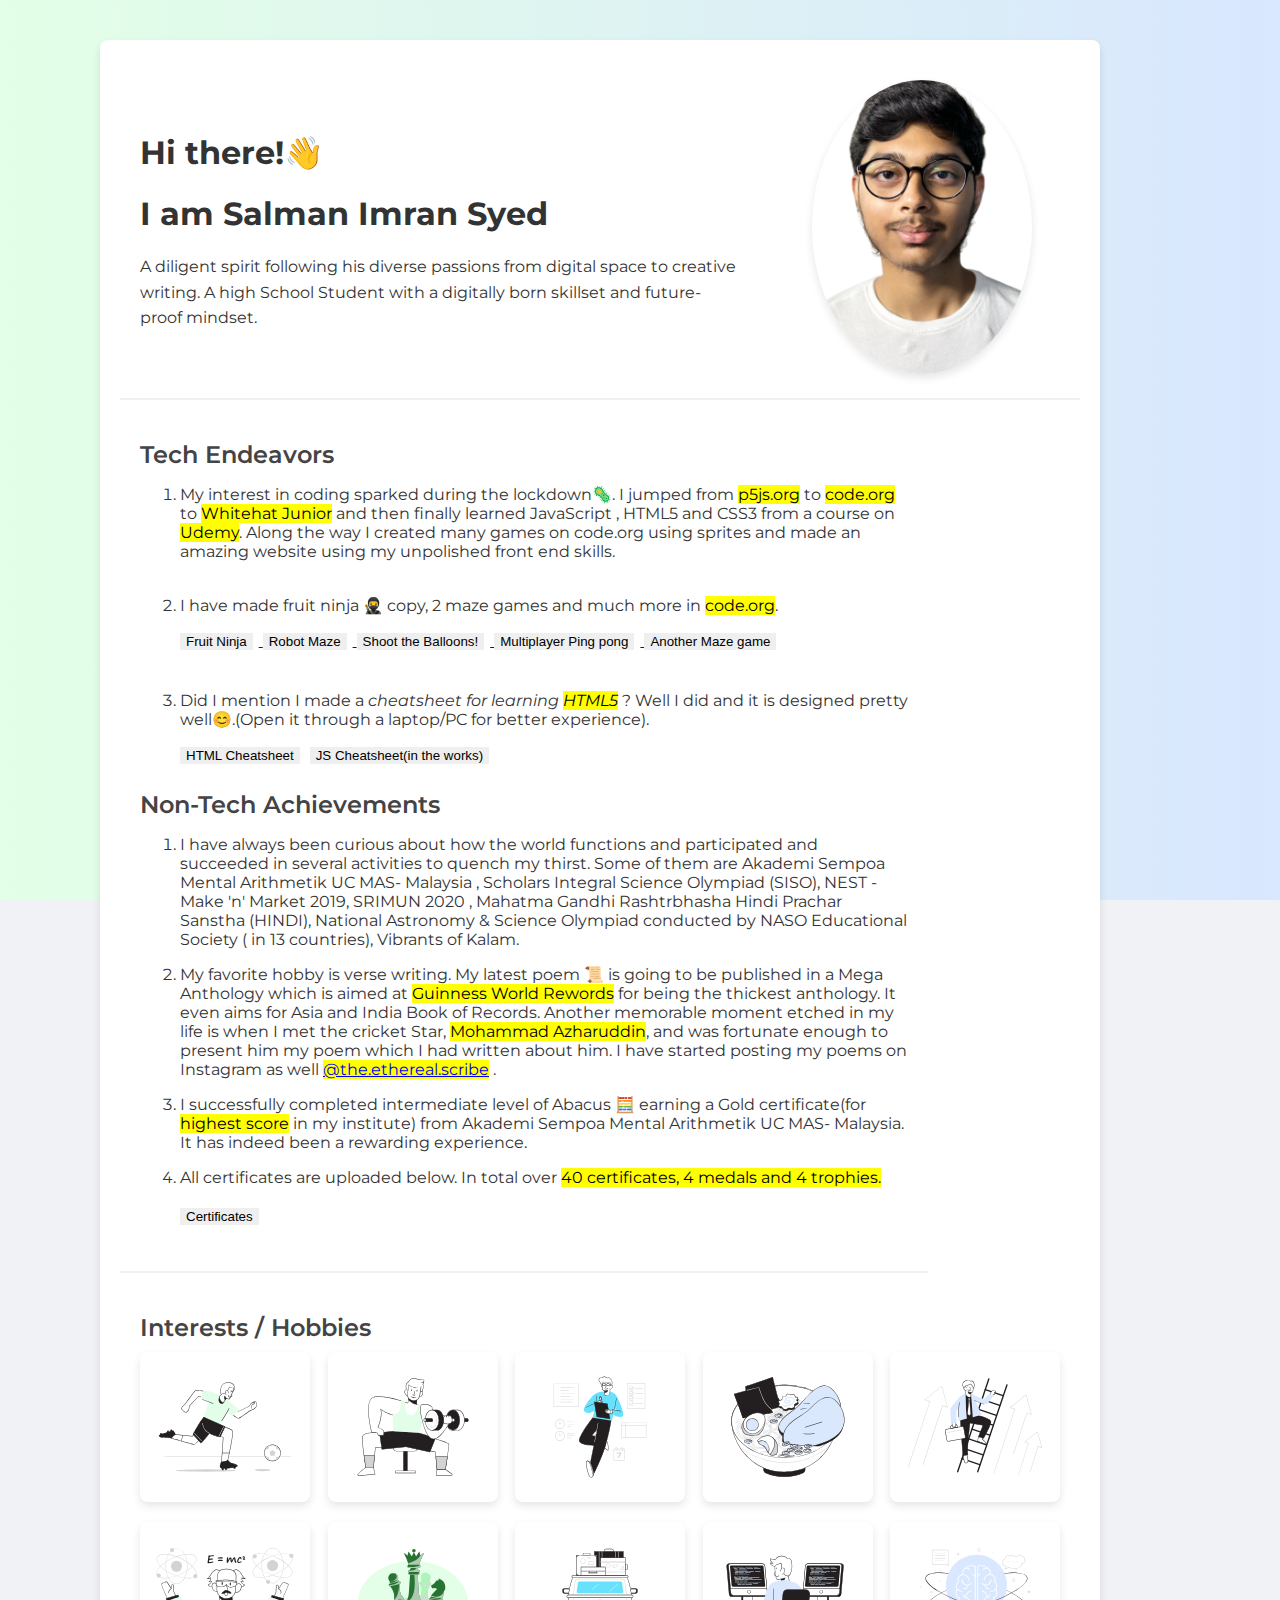
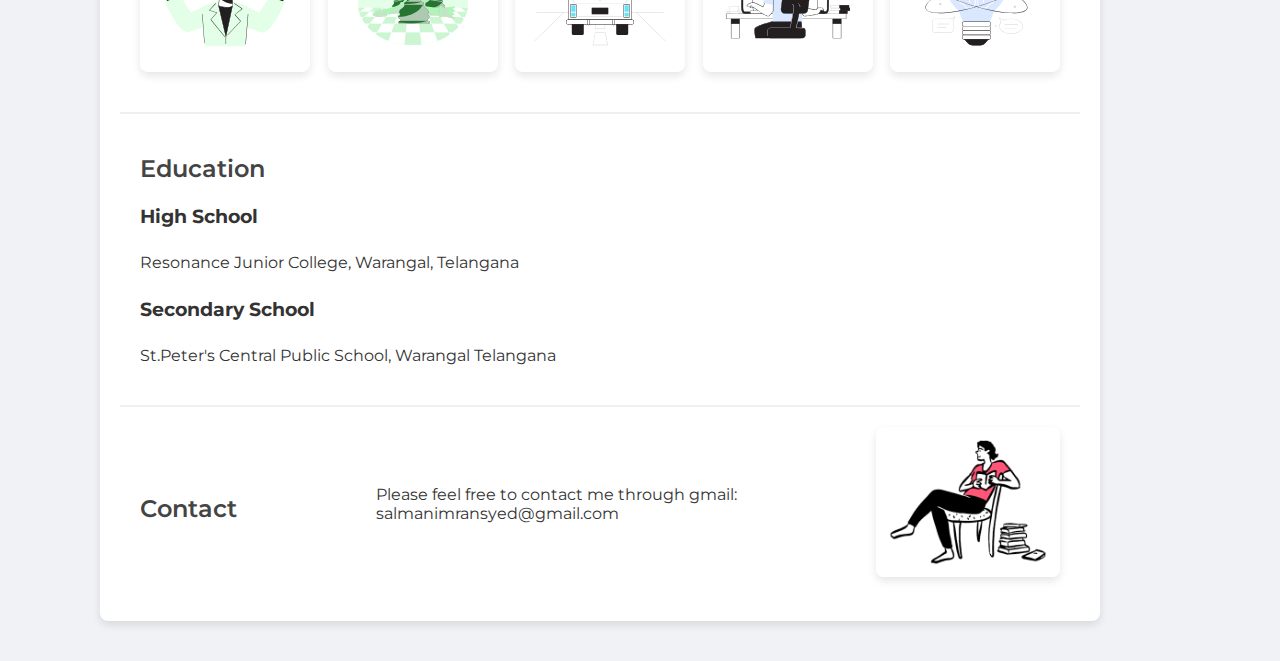
<file: index.html>
<!DOCTYPE html>
<html lang="en">
<head>
    <meta charset="UTF-8">
    <meta name="viewport" content="width=device-width, initial-scale=1.0">
    <title>Portfolio</title>
    <link rel="stylesheet" href="styles.css">
    <link href="https://fonts.googleapis.com/css2?family=Montserrat:wght@400;600&display=swap" rel="stylesheet">
</head>
<body>
    <div class="container">
        <!-- About Me -->
        <div class="about-me">
            <div class="about-text">
                <h1>Hi there!👋</h1>
                <h1>I am Salman Imran Syed</h1>
                <p>A diligent spirit following his diverse passions from digital space to creative writing.
                   A high School Student with a digitally born skillset and  future-proof mindset.</p>
            </div>
            <div class="about-picture">
                <img src="Images2\photo.png" alt="Your Picture">
            </div>
        </div>

        <!-- Achievements -->
        <div class="achievements">
            <div class="tech-achievements">
                <h2>Tech Endeavors</h2>
                <p>
                    <ol>
                        <li>My interest in coding sparked during the lockdown🦠. I jumped from <mark>p5js.org</mark> to <mark>code.org</mark> to <mark>Whitehat Junior</mark> and then finally learned JavaScript , HTML5 and CSS3 from a course on <mark>Udemy</mark>. Along the way I created many games on code.org using sprites and made an amazing website using my unpolished front end skills.
                        </li>
                        <br>
                        <li>
                            <p>I have made fruit ninja 🥷 copy, 2 maze games and much more in <mark>code.org</mark>. </p>

                            <a href="https://studio.code.org/projects/gamelab/8xYC9MHLIOcB58j2lMGu6kBMCQ2a9nFK_i-4XutadWA" target="_BLANK" >
                                <button role="link" class="button" >Fruit Ninja</button>
                            </a>

                            <a href="https://studio.code.org/projects/gamelab/9BzR3m9FiGgbs0J7Gsfwv6AxXnCJiDrwnMVvwVPhMOU" target="_BLANK" >
                                <button role="link" class="button">Robot Maze</button>
                            </a>
                                
                            <a href="https://studio.code.org/projects/gamelab/09rnQCxO6ErDZ94N1Za8p7atJyXJYRZzd4TNYWLlrqU" target="_BLANK" >
                                <button role="link" class="button">Shoot the Balloons!</button>
                            </a>

                            <a href="https://studio.code.org/projects/gamelab/hpXfhYFhiB1ElcZP29IJjHZ7Vq9GpZBJHV-4PgRkNzM" target="_BLANK" >
                                <button role="link" class="button">Multiplayer Ping pong</button>
                            </a>

                            <a href="https://studio.code.org/projects/gamelab/86AzIeeULB6eaTRsYsqE7iBpSgp4kHpoxq5Ff5QwJVw" target="_BLANK" >
                                <button role="link" class="button">Another Maze game</button>
                            </a>


                            
                            
                        </li>
                        <br>
                        <li>
                            <p>Did I mention I made a <i>cheatsheet for learning <mark>HTML5</mark> </i>? Well I did and it is designed pretty well😊.(Open it through a laptop/PC for better experience). </p>
                            <a href="LEARN.html"><button class="button" >HTML Cheatsheet</button></a>
                            <a href="LearningJS.html"><button class="button" >JS Cheatsheet(in the works)</button></a>
                        </li>
                    </ol>
                </p>
            </div>
            <div class="non-tech-achievements">
                <h2>Non-Tech Achievements</h2>
                <ol>
                    <li>
                        <p>
                            I have always been curious about how the world functions and participated and succeeded in several activities to quench my thirst. Some of them are Akademi Sempoa Mental Arithmetik UC MAS- Malaysia , Scholars Integral Science Olympiad (SISO), NEST - Make 'n' Market 2019, SRIMUN 2020 , Mahatma Gandhi Rashtrbhasha Hindi Prachar Sanstha (HINDI), National Astronomy & Science Olympiad conducted by NASO Educational Society ( in 13 countries), Vibrants of Kalam.
                        </p>
                    </li>
                    <li>
                        <p>
                            My favorite hobby is verse writing. My latest poem 📜 is going to be published in a Mega Anthology which is aimed at <mark>Guinness World Rewords</mark> for being the thickest anthology. It even aims for Asia and India Book of Records.
                            Another memorable moment etched in my life is when I met the cricket Star,
                             <mark>Mohammad Azharuddin</mark>, and was fortunate enough to present him my poem which I had written about him. I have started posting my poems on Instagram as well <mark><a href="https://www.instagram.com/the.ethereal.scribe/" target="_BLANK" >@the.ethereal.scribe</a></mark> .
                        </p>
                    </li>
                    <li>
                        <p>
                            I successfully completed intermediate level of Abacus 🧮 earning a Gold certificate(for <mark>highest score</mark> in my institute) from Akademi Sempoa Mental Arithmetik UC MAS- Malaysia. It has indeed been a rewarding experience.
                        </p>
                    </li>
                    <li>
                        <p>
                             All certificates are uploaded below. In total over <mark>40 certificates, 4 medals and 4 trophies.</mark> <br> <br>
                            <a href="https://drive.google.com/drive/folders/1-qVlxtTgdr30B_DjrgEW1hrf25rnGQoB?usp=drive_link"> <button class="button" >Certificates</button> </a> <br>
                        </p>
                    </li>
                </ol>
            </div>
        </div>

        <!-- Interests and Hobbies -->
        <div class="interests">
            <h2>Interests / Hobbies</h2>
            <div class="interests-pictures">

                <div class="image-container" >
                    <img src="Images2\soccer-58.svg" >
                    <span class="hover" >I love playing football. My position is a defender.</span>
                </div>

                
                <div class="image-container" >
                    <img src="Images2\fitness-4.svg" >
                    <span class="hover" >Every morning at 6 AM, you will find me at the gym.</span>
                </div>

                
                <div class="image-container" >
                <img src="Images2\note-taking-100.svg" >
                    <span class="hover" >My creative side always finds time to pen poems and stories.</span>
                </div>

                
                <div class="image-container" >
                <img src="Images2\ramen-96.svg">
                    <span class="hover" >I am really fond of the japanese culture. I enjoy watching Anime for its compelling storylines.</span>
                </div>

                
                <div class="image-container" >
                <img src="Images2\career-2-41.svg" >
                    <span class="hover" >I have an ever-lasting hunger for digital growth.</span>
                </div>

                
                <div class="image-container" >
                <img src="Images2\science.svg" >
                    <span class="hover" >In my leisure time I watch videos on Space, History, Tech and a lot more. Science is addictively amusing!</span>
                </div>

                
                <div class="image-container" >
                <img src="Images2\chess.svg" >
                    <span class="hover" >Even though I am a beginner at chess, I get a bang out of playing it for hours! </span>
                </div>

                
                <div class="image-container" >
                <img src="Images2\road-trip.svg" >
                    <span class="hover" >Adventure seeker: I am always happpy to live new experiences.</span>
                </div>

                
                <div class="image-container" >
                <img src="Images2\coding.svg" >
                    <span class="hover" >I take pleasure in making games and website better by enhancing design and experience of user.</span>
                </div>

                
                <div class="image-container" >
                <img src="Images2\brainstorming-31.svg" >
                    <span class="hover" >I get a buzz out of solving complex aptitude questions that will have hats blown off by other people.</span>
                </div>



            </div>
        </div>

        <!-- Education -->
        <div class="work">
            <h2>Education</h2>
            <div class="edu-description">
                <h3>High School</h3>
                <p>Resonance Junior College, Warangal, Telangana</p>
                <h3>Secondary School</h3>
                <p>St.Peter's Central Public School, Warangal Telangana</p>
            </div>
        </div>

        <!-- Contact -->
        <div class="contact">
            <h2>Contact</h2>
            <p>Please feel free to contact me through gmail: <br> salmanimransyed@gmail.com</p>
            <div class="contact-picture">
                <img src="Images2/doodle.png" alt="Contact Picture">
            </div>
        </div>
    </div>
</body>
</html>
</file>
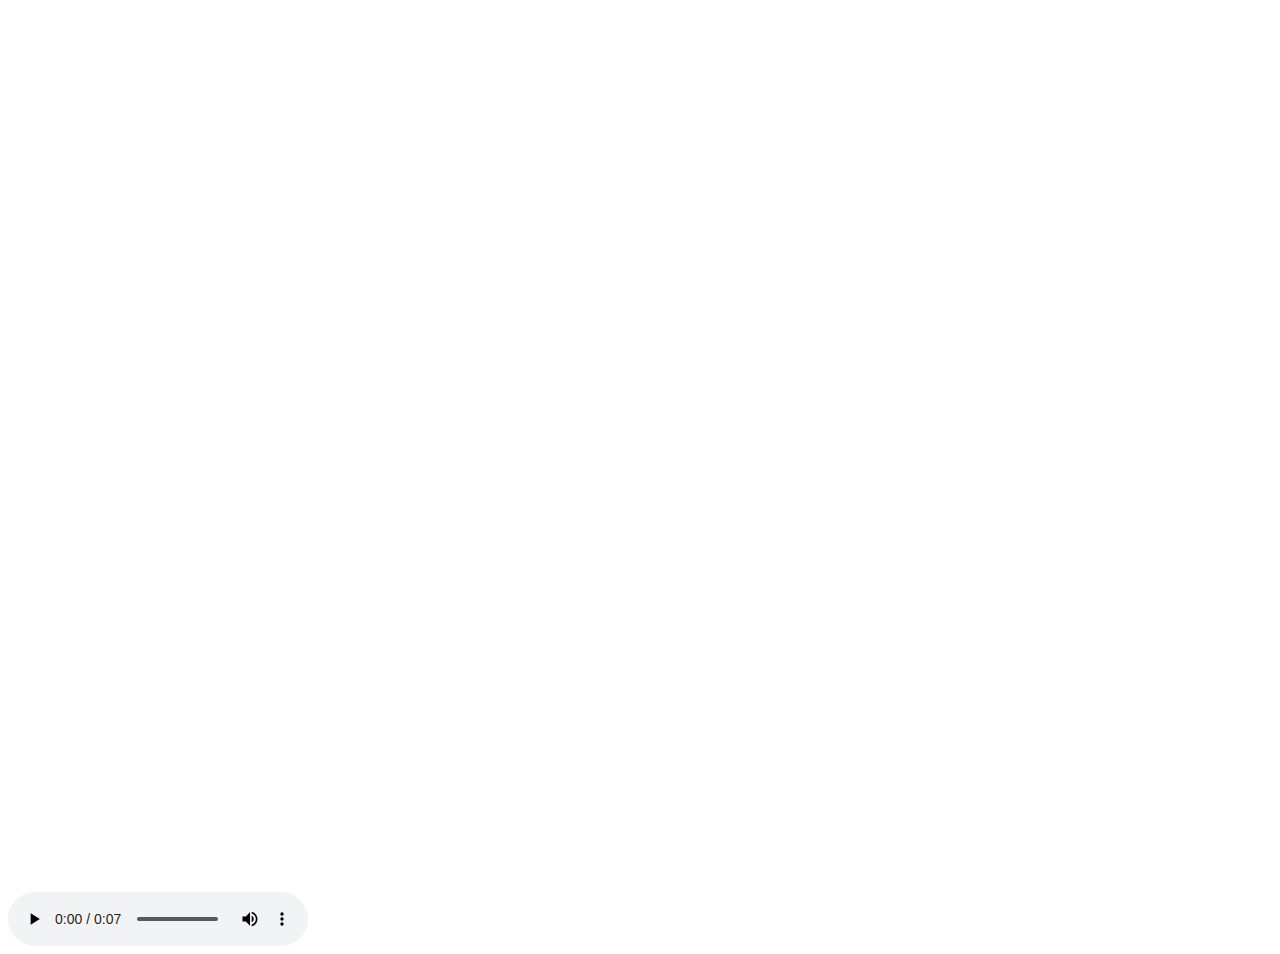
<file: index.html.html>
<! DOCTYPE html>
<html lang="en">
<head>
	<meta charset = "UTF-8">
	<meta name = "viewport content= " width= device-width, iniatial-scale=1.0">
	<title> Welcome </title>
</head>
<body>

<iframe src="https://www.youtube.com/embed/hPr-Yc92qaY?controls=0&autoplay=1&mute=0&rel=0" width="100%" height="100%" title="A YouTube video" frameborder="0" allowfullscreen></iframe>

<audio controls autoplay id="memeaudio">
	<source src="meme.mp3" type="audio/mp3" >
</audio>

<script type="text/javascript">

	window.onload = function () {
		// body...
		document.getElementById("memeaudio").play():
	}
</script>
</body>
</file>
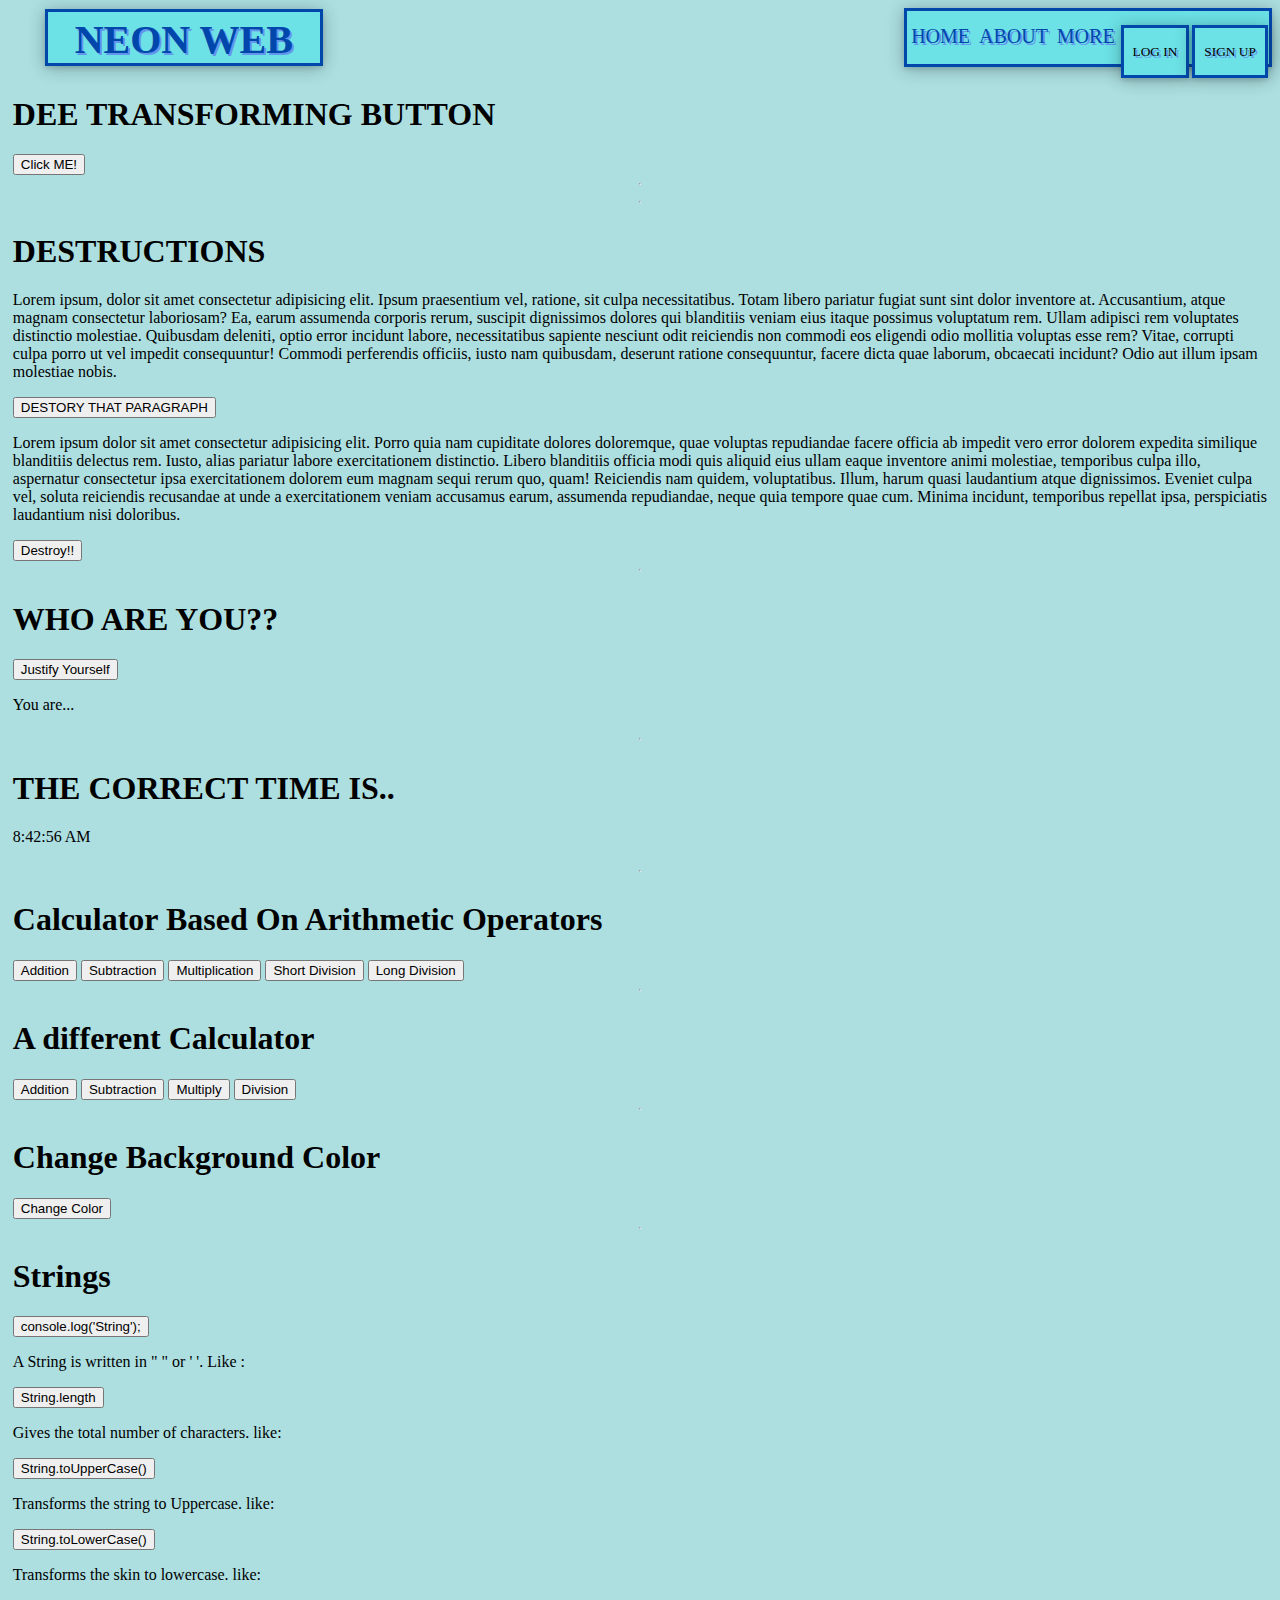
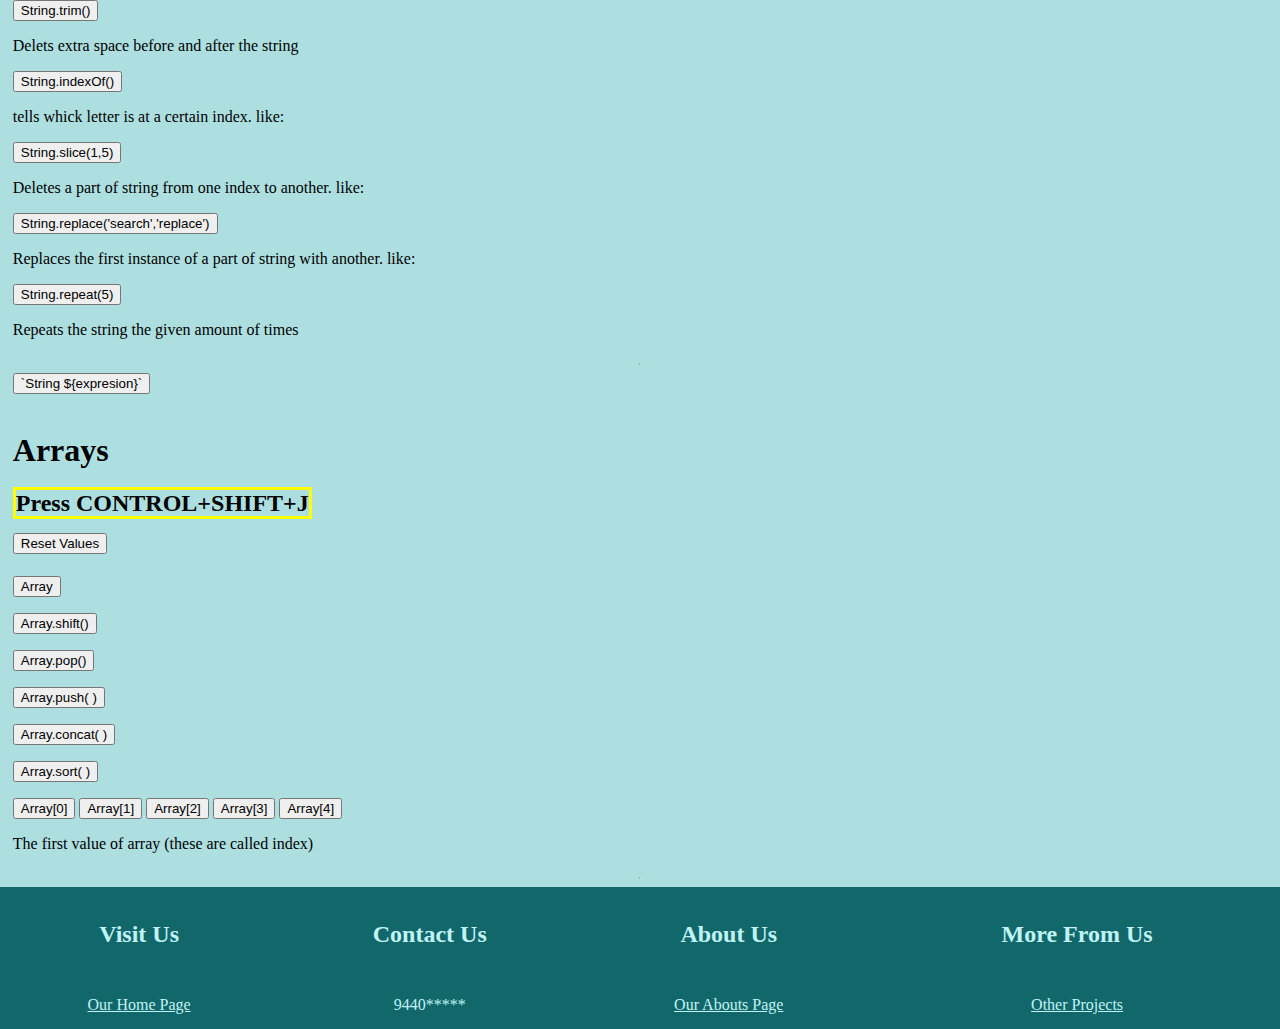
<file: LearningJS.html>
<!DOCTYPE html>
<html lang="en">
<head>
	<meta charset="UTF-8">
	<meta name="viewport" content="width=device-width, initial-scale=1.0">
	<link rel="stylesheet" href="styleforLearningJS.css">
    <link rel="preconnect" href="https://fonts.gstatic.com">
    <link href="https://fonts.googleapis.com/css2?family=Anton&display=swap" rel="stylesheet">
    <script src="jsforLearningJS.js"></script>
	<title>Javascript</title>
</head>
<body onload="Onload()">  
                        <!-- HEADER -->
<div class="header"> 
        <h1>NEON WEB</h1>
        <DIV class="links" >
            <div class="linkgrid">
                <a href="index.html" target="_BLANK">HOME</a>
                <a href="#" target="_BLANK">ABOUT</a>
                        <a href="#" target="_BLANK">MORE</a>
                            <button onclick="PASS()">LOG IN</button>
                                <button onclick="SIGNUP()">SIGN UP</button>
            </div>
        </DIV>
    </div>
                    <!-- HEADER -->



<DIV id="body">
                    <!-- CONTENT -->
<div onload="Onload()" class="content">
    <h1>DEE TRANSFORMING BUTTON</h1>
    <button id="clickmebutton" onclick="clickme()">Click ME!</button>
    <input type="checkbox" id="click2" onchange="clickme2()" hidden/>
</div>

        <hr> <hr>

<div>
    <h1>DESTRUCTIONS</h1>
    <p id="destroyedParagraph">
        Lorem ipsum, dolor sit amet consectetur adipisicing elit. Ipsum praesentium vel, ratione, sit culpa necessitatibus. Totam libero pariatur fugiat sunt sint dolor inventore at. Accusantium, atque magnam consectetur laboriosam? Ea, earum assumenda corporis rerum, suscipit dignissimos dolores qui blanditiis veniam eius itaque possimus voluptatum rem. Ullam adipisci rem voluptates distinctio molestiae. Quibusdam deleniti, optio error incidunt labore, necessitatibus sapiente nesciunt odit reiciendis non commodi eos eligendi odio mollitia voluptas esse rem? Vitae, corrupti culpa porro ut vel impedit consequuntur! Commodi perferendis officiis, iusto nam quibusdam, deserunt ratione consequuntur, facere dicta quae laborum, obcaecati incidunt? Odio aut illum ipsam molestiae nobis.
    </p>
    <button id="destroyButton" onclick="destroy()"> DESTORY THAT PARAGRAPH</button>
</div>

<div>
    <p id="Dparagraph">
        Lorem ipsum dolor sit amet consectetur adipisicing elit. Porro quia nam cupiditate dolores doloremque, quae voluptas repudiandae facere officia ab impedit vero error dolorem expedita similique blanditiis delectus rem. Iusto, alias pariatur labore exercitationem distinctio. Libero blanditiis officia modi quis aliquid eius ullam eaque inventore animi molestiae, temporibus culpa illo, aspernatur consectetur ipsa exercitationem dolorem eum magnam sequi rerum quo, quam! Reiciendis nam quidem, voluptatibus. Illum, harum quasi laudantium atque dignissimos. Eveniet culpa vel, soluta reiciendis recusandae at unde a exercitationem veniam accusamus earum, assumenda repudiandae, neque quia tempore quae cum. Minima incidunt, temporibus repellat ipsa, perspiciatis laudantium nisi doloribus.
    </p>
    <button id="Dbutton" onclick="Dfunction()">Destroy!!</button>
</div>
    <hr>


<DIV>
    <h1>WHO ARE YOU??</h1>
     <button onclick="justifyYourself()" >Justify Yourself</button>
    <p id="WhoAreYou">
        You are...
    </p>   
</DIV>
<hr>


<div>
    <h1>THE CORRECT TIME IS..</h1>
    <p id="timeButt"></p>
</div>
<hr>

<div>
    <h1>Calculator Based On Arithmetic Operators</h1>
    <button onclick="addition()">Addition</button>
    <button onclick="subtraction()">Subtraction</button>
    <button onclick="multiplication()">Multiplication</button>
    <button onclick="divisionShort()">Short Division</button>
    <button onclick="division()">Long Division</button>
</div>
<hr>


<div>
    <h1>A different Calculator </h1>
    <button onclick="add2()">Addition</button>
    <button onclick="subtract2()">Subtraction</button>
    <button onclick="multiply2()">Multiply</button>
    <button onclick="divide2()">Division</button>
</div>
<hr>



<div>
    <h1>Change Background Color</h1>
    <button id="Cbutton">Change Color</button>
</div>
<hr>


               <!--  STRINGS -->
<div>
    <h1>Strings</h1>
    <button onclick="string()">console.log('String');</button>
    <p>A String is written in " " or ' '. Like :</p>

    <button onclick="lenght()">String.length</button>
    <p>Gives the total number of characters. like: </p>

    <button onclick="toUpperCase()">String.toUpperCase()</button>
    <p>Transforms the string to Uppercase. like: </p>

    <button onclick="toLowerCase()">String.toLowerCase()</button>
    <p>Transforms the skin to lowercase. like: </p>

    <button onclick="trim()">String.trim()</button>
    <p>Delets extra space before and after the string</p>

    <button onclick="indexOf()">String.indexOf()</button>
    <p>tells whick letter is at a certain index. like: </p>

    <button onclick="slice()">String.slice(1,5)</button>
    <p>Deletes a part of string from one index to another. like: </p>

    <button onclick="replace()">String.replace('search','replace')</button>
    <p>Replaces the first instance of a part of string with another. like: </p>

    <button onclick="repeat()">String.repeat(5)</button>
    <p>Repeats the string the given amount of times</p>
</div>
<hr>


                <!--  TEMPLATE LITERALS -->
<div>
    <button>`String ${expresion}`</button>
    <p></p>
</div>



                <!-- Arrays -->
<div>
    <h1>Arrays</h1>
    <h2 class="border">Press CONTROL+SHIFT+J</h2>

	<p><button onclick="resetValues()">Reset Values</button>	</p>

    <button class="block" onclick="Array()">Array</button>
    <p id="Array1"></p>

    <button onclick="arrayShift()">Array.shift()</button>
    <p id="shift"></p>

    <button onclick="arrayPop()">Array.pop()</button>
    <p id="pop"></p>

    <button onclick="arrayPush()">Array.push( )</button>
    <p id="push"></p>

    <button onclick="arrayConcaT()">Array.concat( )</button>
    <p id="concat"></p>

    <button onclick="arraySort()">Array.sort( )</button>
    <p id="sort"></p>

    <button onclick="arrayIndex()">Array[0]</button>
    <button onclick="arrayIndex1()">Array[1]</button>
    <button onclick="arrayIndex2()">Array[2]</button>
    <button onclick="arrayIndex3()">Array[3]</button>
    <button onclick="arrayIndex4()">Array[4]</button>
    <p id="index">The first value of array (these are called index) <br></p>

</div>
<hr>


                    <!-- CONTENT -->
                



 </DIV>                     
                    <!-- FOOTER --> 
<div class="footer">
   <table>
    <tr>    
   <th><h2>Visit Us</h2></th>
   <th> <h2>Contact Us</h2></th>
   <th><h2>About Us</h2></th>
   <th><h2>More From Us</h2></th>

   </tr>    
   <tr>
    <td><a href="Home.html" target="_BLANK">Our Home Page</a></td>
    <td>9440*****</td>
    <td><a href="#">Our Abouts Page</a></td>
    <td><a href="#">Other Projects</a></td>
   </tr>
   </table> 
</div>
                    <!-- FOOTER -->




</body>
</html>
</file>
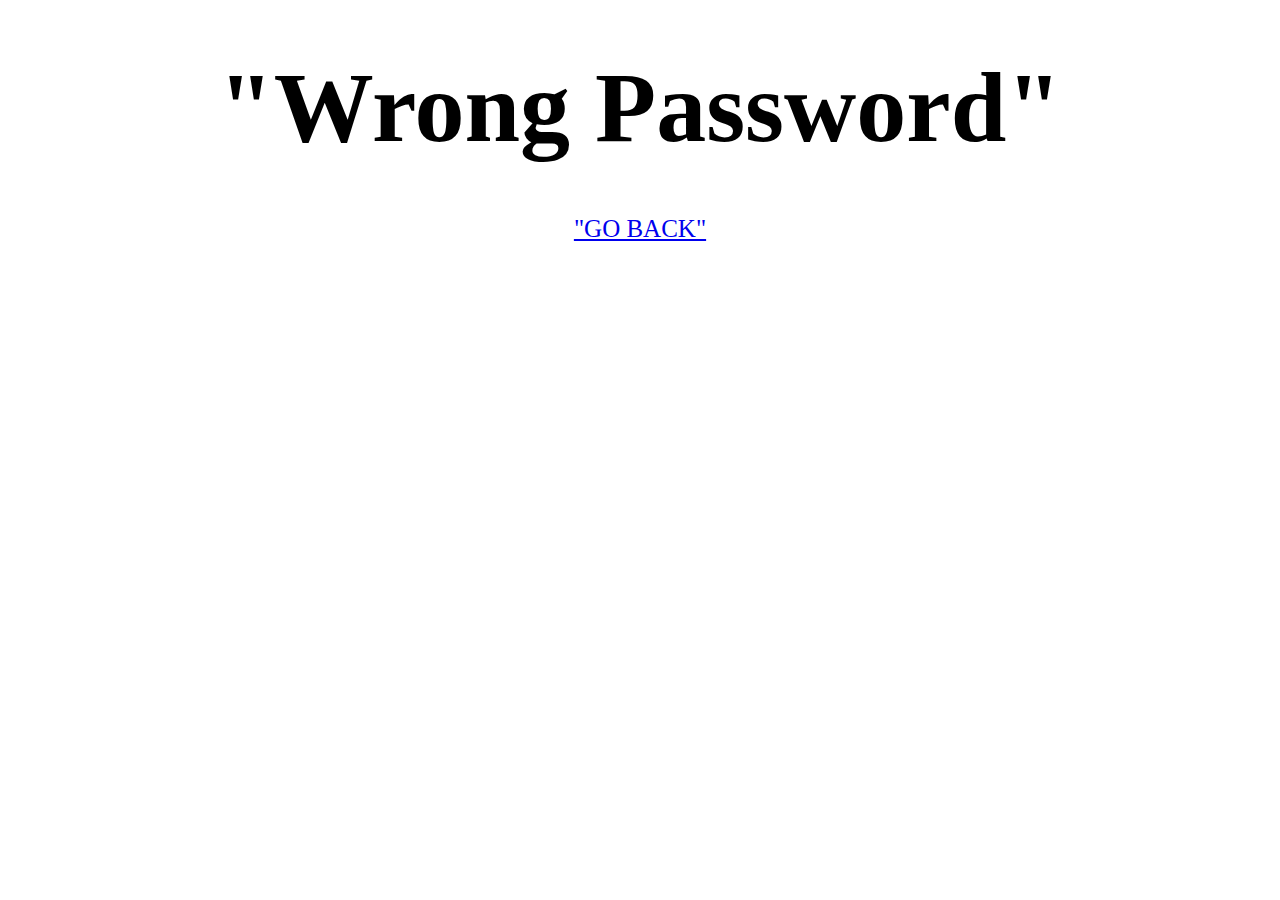
<file: wrongPass.html>
<!DOCTYPE html>
<html lang="en">
<head>
	<meta charset="UTF-8">
	<meta name="viewport" content="width=device-width, initial-scale=1.0">
	<title>WRONG PASSWORD!!!</title>
</head>
<body>
	<h1 style="text-align:center; margin:50px; font-family: Comic Sans MS; font-size: 100px;">"Wrong Password"	
	</h1>

	<p style="text-align:center";><a style="font-size: 25px;" href="LearningJS.html">"GO BACK"</a></p>
</body>
</html>
</file>
<file: styles.css>
body {
    font-family: 'Montserrat', sans-serif;
    background: #f0f2f5;
    margin: 0;
    padding: 0;
    color: #333;
    max-width: 1200px;
    position: centre;
    background-image: url('cool-background 2.png');
    background-repeat: no-repeat;
    background-attachment: fixed;
    background-size: 100% 100%;
}

.container {
    width: 80%;
    margin: 40px auto;
    background: #fff;
    padding: 20px;
    border-radius: 8px;
    box-shadow: 0 4px 8px rgba(0, 0, 0, 0.1);
}

h2 {
    font-weight: 600;
    color: #444;
    margin-bottom: 10px;
}


.about-me {
    display: flex;
    justify-content: space-between;
    align-items: center;
    padding: 20px;
    border-bottom: 2px solid #f0f0f0;
}

.about-text {
    width: 65%;
}

.about-text p {
    line-height: 1.6;
}

.about-picture {
    width: 30%;
    text-align: center;
}

.about-picture img {
    width: 80%;
    height: auto;
    border-radius: 50%;
    box-shadow: 0 4px 8px rgba(0, 0, 0, 0.1);
}


.achievements {
    padding: 20px;
    border-bottom: 2px solid #f0f0f0;
    max-width: 80%;
}

.achievements div {
    margin-bottom: 20px;
}


.interests {
    padding: 20px;
    border-bottom: 2px solid #f0f0f0;
}

.image-container{
    max-width: 1200px;
    position: relative;
    display: inline-block;
    margin-bottom: 10px;
}

.image-container img{
    display: block;
    box-shadow: 0 4px 8px rgba(0, 0, 0, 0.1);
    margin-bottom: 10px;
    border-radius: 8px;
    height: 150px;
    width: 150px;
    padding-left: 10px;
    padding-right: 10px;
}

.hover{
    visibility: hidden;
    width: 140px;
    background-color: transparent;
    backdrop-filter: blur(21px);
    color: black;
    text-align: center;
    border-radius: 5px;
    padding: 5px 0;
    position: absolute;
    bottom: 100%;
    left: 50%;
    transform: translateX(-50%);
    z-index: 1;
    opacity: 0;
    transition: opacity 0.4s;
    box-shadow: 0 4px 8px rgba(0, 0, 0, 0.3);
}

.image-container:hover .hover{
    visibility: visible;
    opacity: 1;
    transform: translateX(-50%) translateY(-5px);

}


.interests-pictures {
    display: flex;
    justify-content: space-between;
    flex-wrap: wrap;
}


.work {
    padding: 20px;
    border-bottom: 2px solid #f0f0f0;
}

.edu-description {
    line-height: 1.6;
}

/* Contact Section */
.contact {
    display: flex;
    justify-content: space-between;
    align-items: center;
    padding: 20px;
}

.contact-picture {
    width: 20%;
}

.contact-picture img {
    width: 100%;
    height: auto;
    border-radius: 8px;
    box-shadow: 0 4px 8px rgba(0, 0, 0, 0.1);
}

.button{
    border: none;
    margin-right: 6px;
    margin-bottom: 6px;
}

.button:hover{
    box-shadow: 0 4px 8px rgba(0, 0, 0, 0.6);
}
</file>
<file: styleforLearningJS.css>
/*BODY*/
body{
    background-color: #addfe0;
    margin: 0;
    font-family: Comic Sans MS;
}
#body{
    display: grid;
    grid-template-columns: auto;
    margin: 0% 1% 0%;
}
                    /*BODY*/


.border{
    border: solid 3px yellow;
    display: inline;
}
.block{
    display: block;
    margin-top: 1.7%;
}



                    /*HEADER*/
.header{
    margin-top: 0;
    display: grid;
    grid-template-columns: 70% 1fr;
}
.linkgrid{
  display: grid;
  grid-template-columns: auto auto auto auto auto;
  width: 100%;
  height: 100%;
  text-align: center;
  padding: 4% 0% 0%;
}
.links button  {
     background-color: #6ce2e6;
    font-family: "trebuchet MS";
    border:solid;
    border-color:   #0047AB;
    margin: 0% 2% 0%;
    box-shadow: rgba(14, 30, 37, 0.12) 0px 2px 4px 0px,
    rgba(14, 30, 37, 0.32) 0px 2px 16px 0px;
    text-shadow: 2px 2px #6495ED;
    /*width: fit-content;*/
}
.links {
     background-color: #6ce2e6;
    font-family: "trebuchet MS";
    border:solid;
    border-color:   #0047AB;
    margin: 2% 2% 2%;
    box-shadow: rgba(14, 30, 37, 0.12) 0px 2px 4px 0px,
    rgba(14, 30, 37, 0.32) 0px 2px 16px 0px;
    /*width: fit-content;*/
}

.links a {
    display: inline;
    margin: 0% 2% 0%;
    color: #0047AB ; 
    text-shadow: 2px 2px #6495ED;
    font-size: 20px;
    text-decoration: none;
    padding: 0;
}
.links a  button {
    display: inline;
    margin: 0;
    color: #0047AB ; 
    text-shadow: 2px 2px #6495ED;
    font-size: 15px;
    text-decoration: none;
    padding: 0;
}

.links a:hover {
    font-size: 30px;
    box-sizing: border-box;
    margin-bottom: 0;
    padding-bottom: 0; 
}
.links a button:hover {
    font-size: 30px;
    box-sizing: border-box;
    margin-bottom: 0;
    padding-bottom: 0; 
}


.header h1{
    font-family: "trebuchet MS";
    background-color: #6ce2e6;
    color: #0047AB ;
    text-transform: uppercase;
    font-size: 40px;
    margin: 1% 5% 1%;
    text-shadow: 2px 2px #6495ED;
    border: solid;
    border-color:   #0047AB;
    padding: 0.4% 3% 0%;
    width: fit-content;
    box-shadow: rgba(14, 30, 37, 0.12) 0px 2px 4px 0px,
     rgba(14, 30, 37, 0.32) 0px 2px 16px 0px;
}
                /*HEADER*/





                /*FOOTER*/
.footer{
    position: relative;
    bottom: 0;
    background: #12676b;
    color: #c0f3f4;
    z-index: 2;
    width: 100%;
}
.footer a{
    color: #c0f3f4;
}
.footer th, td{
    padding: 1% 5% 1% ;
    text-align: center;
} 
.footer table{
    width: 100%;
    text-align: centre;
}
                /*FOOTER*/
</file>
